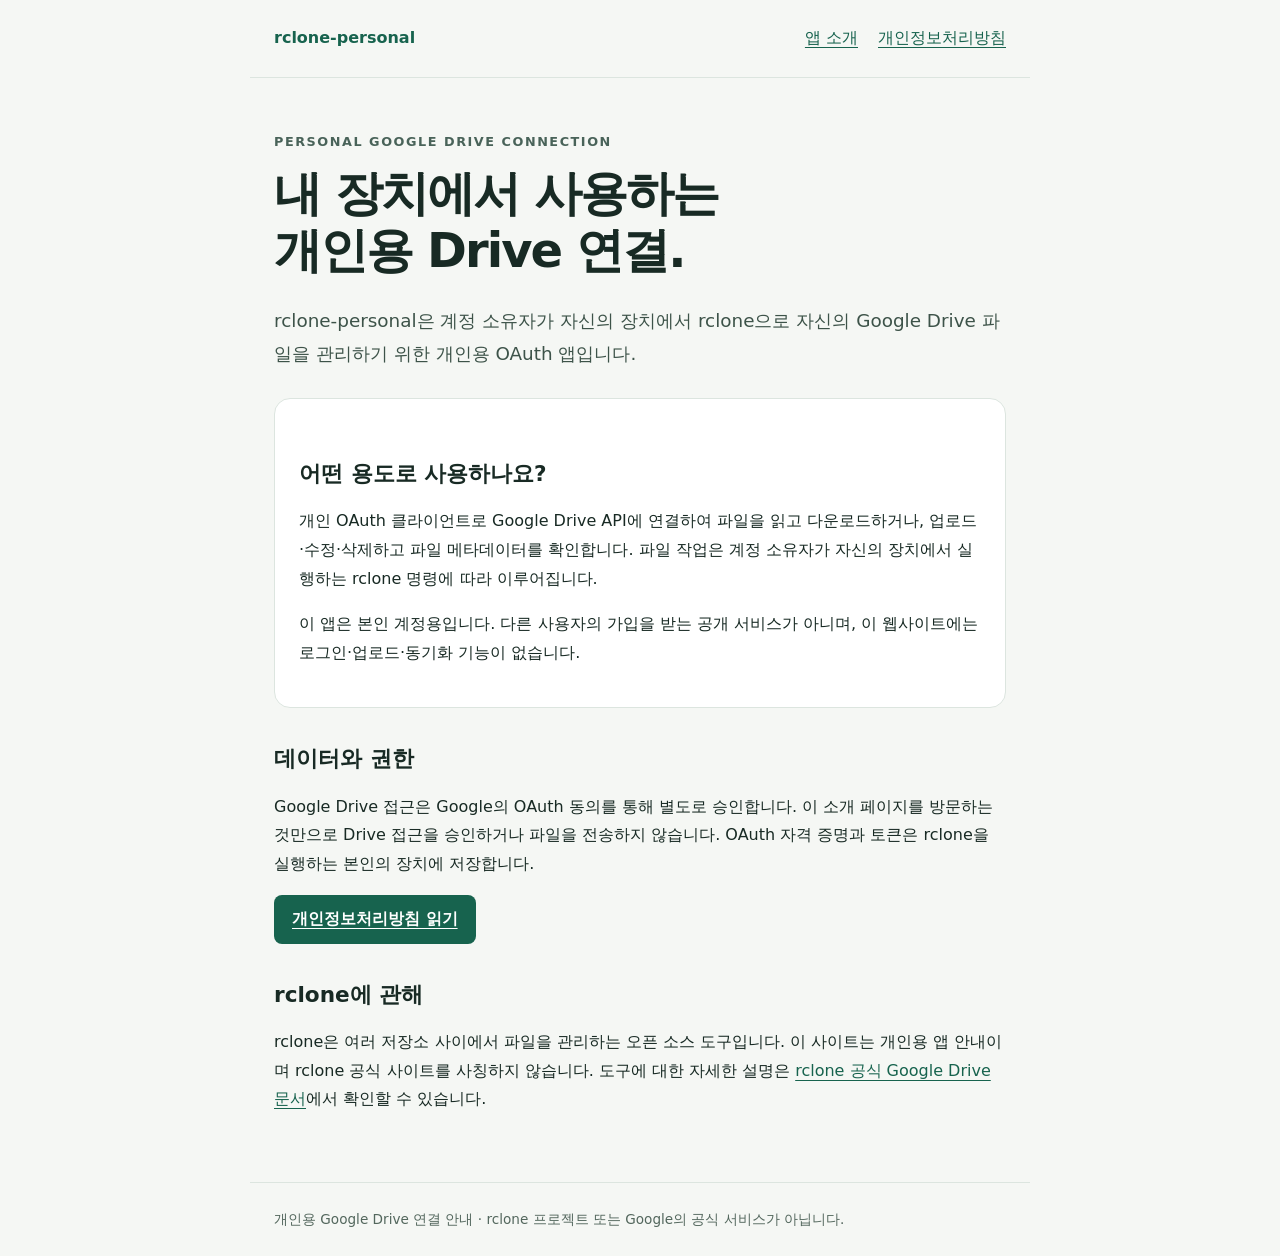
<file: index.html>
<!doctype html>
<html lang="ko"><head><meta charset="utf-8"><meta name="viewport" content="width=device-width,initial-scale=1"><title>앱 소개 · rclone-personal</title><meta name="description" content="본인의 장치에서 rclone으로 본인의 Google Drive를 관리하는 개인용 OAuth 앱 안내."><link rel="stylesheet" href="style.css"></head><body><header><a class="brand" href="./">rclone-personal</a><nav aria-label="주요 메뉴"><a href="./">앱 소개</a><a href="privacy.html">개인정보처리방침</a></nav></header><main id="main"><div class="eyebrow">PERSONAL GOOGLE DRIVE CONNECTION</div><h1>내 장치에서 사용하는<br>개인용 Drive 연결.</h1><p class="lead">rclone-personal은 계정 소유자가 자신의 장치에서 rclone으로 자신의 Google Drive 파일을 관리하기 위한 개인용 OAuth 앱입니다.</p><section class="card"><h2>어떤 용도로 사용하나요?</h2><p>개인 OAuth 클라이언트로 Google Drive API에 연결하여 파일을 읽고 다운로드하거나, 업로드·수정·삭제하고 파일 메타데이터를 확인합니다. 파일 작업은 계정 소유자가 자신의 장치에서 실행하는 rclone 명령에 따라 이루어집니다.</p><p>이 앱은 본인 계정용입니다. 다른 사용자의 가입을 받는 공개 서비스가 아니며, 이 웹사이트에는 로그인·업로드·동기화 기능이 없습니다.</p></section><h2>데이터와 권한</h2><p>Google Drive 접근은 Google의 OAuth 동의를 통해 별도로 승인합니다. 이 소개 페이지를 방문하는 것만으로 Drive 접근을 승인하거나 파일을 전송하지 않습니다. OAuth 자격 증명과 토큰은 rclone을 실행하는 본인의 장치에 저장합니다.</p><p><a class="button" href="privacy.html">개인정보처리방침 읽기</a></p><h2>rclone에 관해</h2><p>rclone은 여러 저장소 사이에서 파일을 관리하는 오픈 소스 도구입니다. 이 사이트는 개인용 앱 안내이며 rclone 공식 사이트를 사칭하지 않습니다. 도구에 대한 자세한 설명은 <a href="https://rclone.org/drive/">rclone 공식 Google Drive 문서</a>에서 확인할 수 있습니다.</p></main><footer>개인용 Google Drive 연결 안내 · rclone 프로젝트 또는 Google의 공식 서비스가 아닙니다.</footer></body></html>
</file>
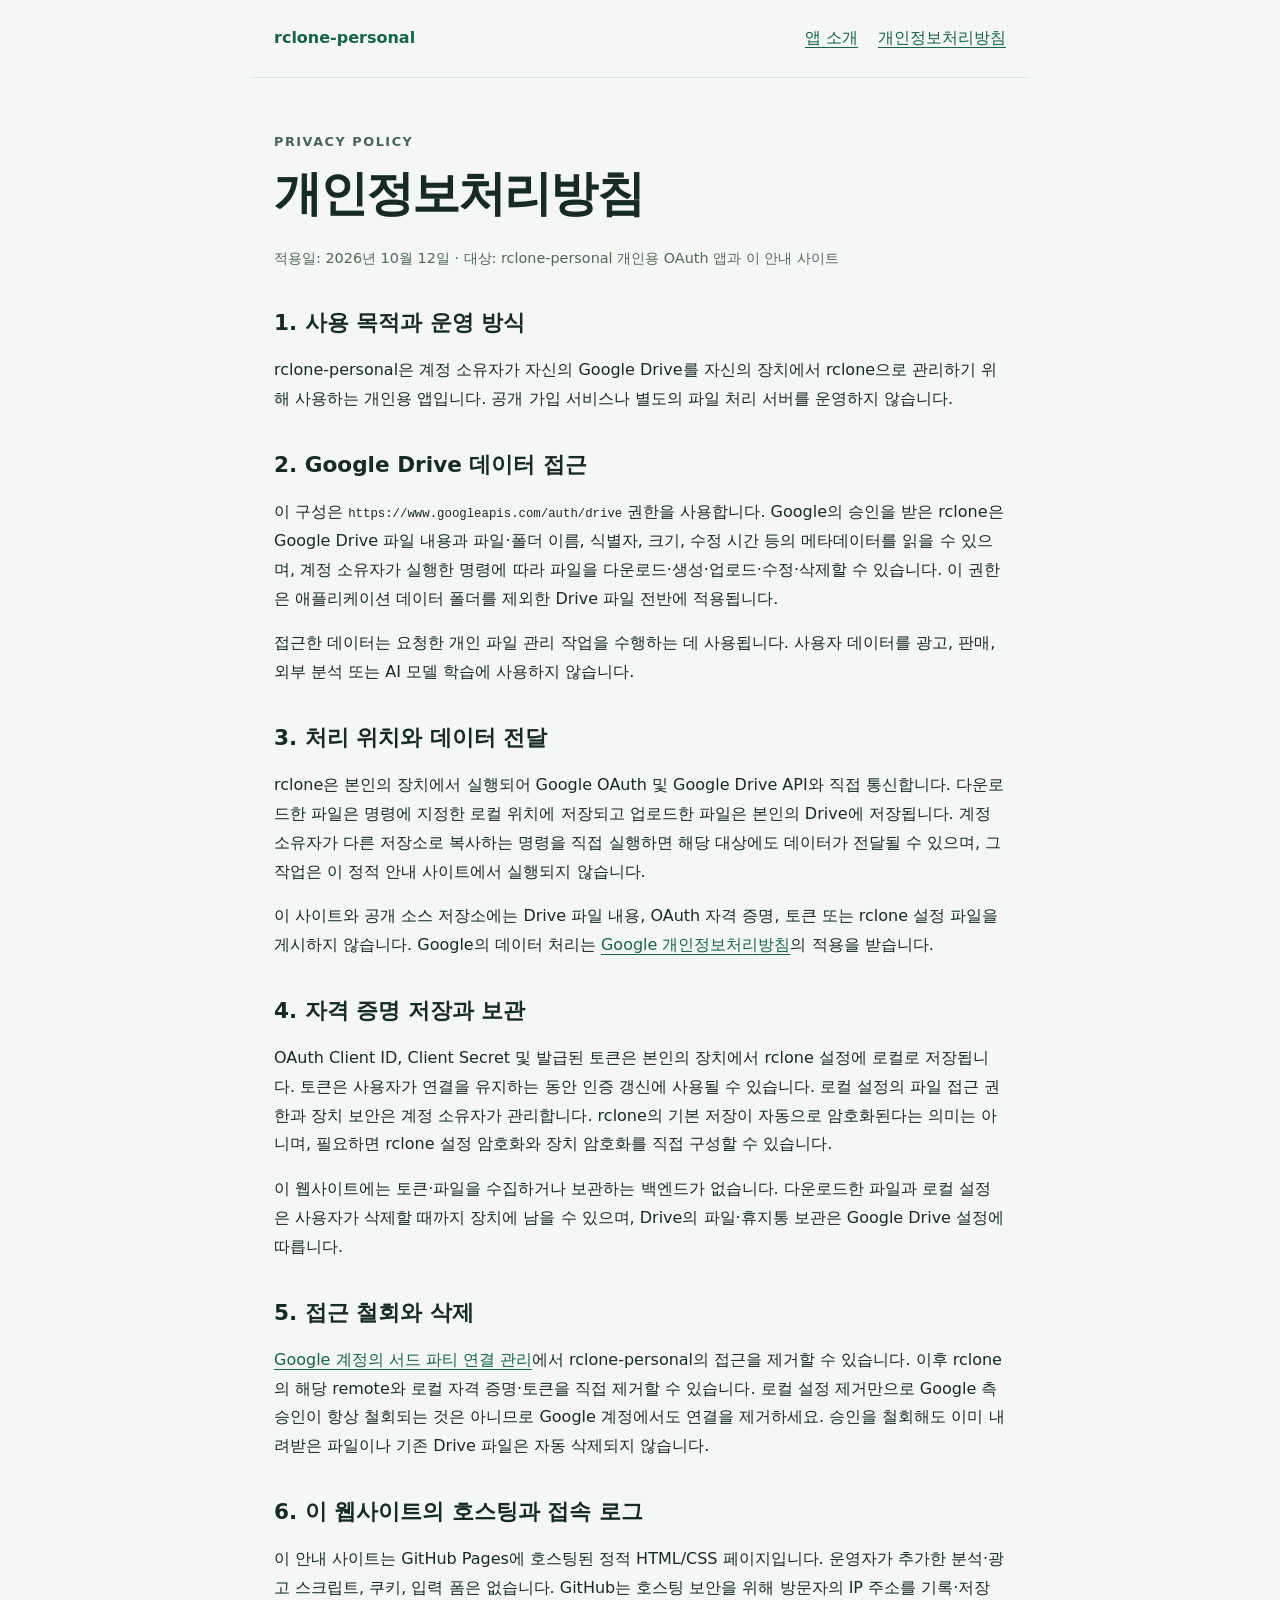
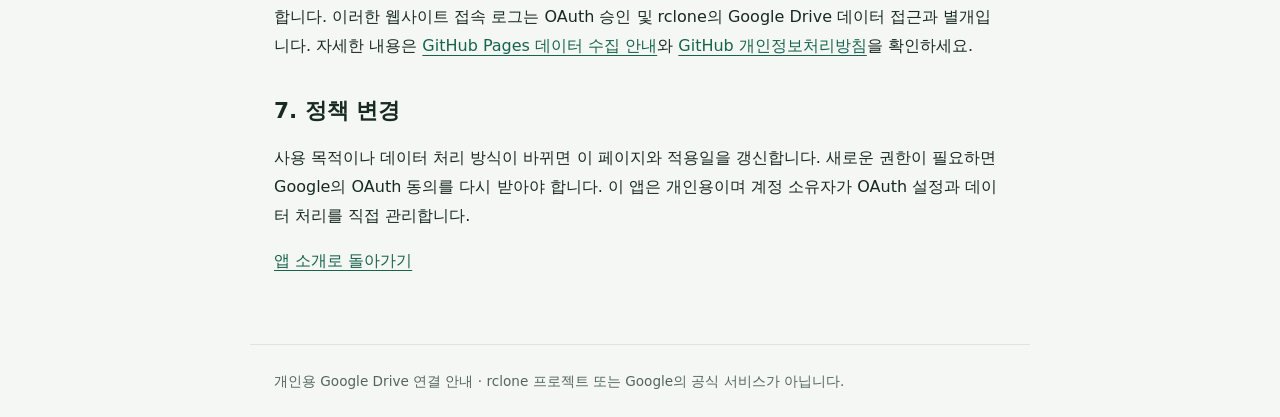
<file: privacy.html>
<!doctype html>
<html lang="ko"><head><meta charset="utf-8"><meta name="viewport" content="width=device-width,initial-scale=1"><title>개인정보처리방침 · rclone-personal</title><meta name="description" content="rclone-personal의 Google Drive 권한, 로컬 자격 증명 저장, 접근 철회 및 웹사이트 호스팅 안내."><link rel="stylesheet" href="style.css"></head><body><header><a class="brand" href="./">rclone-personal</a><nav aria-label="주요 메뉴"><a href="./">앱 소개</a><a href="privacy.html">개인정보처리방침</a></nav></header><main id="main"><div class="eyebrow">PRIVACY POLICY</div><h1>개인정보처리방침</h1><p class="meta">적용일: 2026년 10월 12일 · 대상: rclone-personal 개인용 OAuth 앱과 이 안내 사이트</p><h2>1. 사용 목적과 운영 방식</h2><p>rclone-personal은 계정 소유자가 자신의 Google Drive를 자신의 장치에서 rclone으로 관리하기 위해 사용하는 개인용 앱입니다. 공개 가입 서비스나 별도의 파일 처리 서버를 운영하지 않습니다.</p><h2>2. Google Drive 데이터 접근</h2><p>이 구성은 <code>https://www.googleapis.com/auth/drive</code> 권한을 사용합니다. Google의 승인을 받은 rclone은 Google Drive 파일 내용과 파일·폴더 이름, 식별자, 크기, 수정 시간 등의 메타데이터를 읽을 수 있으며, 계정 소유자가 실행한 명령에 따라 파일을 다운로드·생성·업로드·수정·삭제할 수 있습니다. 이 권한은 애플리케이션 데이터 폴더를 제외한 Drive 파일 전반에 적용됩니다.</p><p>접근한 데이터는 요청한 개인 파일 관리 작업을 수행하는 데 사용됩니다. 사용자 데이터를 광고, 판매, 외부 분석 또는 AI 모델 학습에 사용하지 않습니다.</p><h2>3. 처리 위치와 데이터 전달</h2><p>rclone은 본인의 장치에서 실행되어 Google OAuth 및 Google Drive API와 직접 통신합니다. 다운로드한 파일은 명령에 지정한 로컬 위치에 저장되고 업로드한 파일은 본인의 Drive에 저장됩니다. 계정 소유자가 다른 저장소로 복사하는 명령을 직접 실행하면 해당 대상에도 데이터가 전달될 수 있으며, 그 작업은 이 정적 안내 사이트에서 실행되지 않습니다.</p><p>이 사이트와 공개 소스 저장소에는 Drive 파일 내용, OAuth 자격 증명, 토큰 또는 rclone 설정 파일을 게시하지 않습니다. Google의 데이터 처리는 <a href="https://policies.google.com/privacy">Google 개인정보처리방침</a>의 적용을 받습니다.</p><h2>4. 자격 증명 저장과 보관</h2><p>OAuth Client ID, Client Secret 및 발급된 토큰은 본인의 장치에서 rclone 설정에 로컬로 저장됩니다. 토큰은 사용자가 연결을 유지하는 동안 인증 갱신에 사용될 수 있습니다. 로컬 설정의 파일 접근 권한과 장치 보안은 계정 소유자가 관리합니다. rclone의 기본 저장이 자동으로 암호화된다는 의미는 아니며, 필요하면 rclone 설정 암호화와 장치 암호화를 직접 구성할 수 있습니다.</p><p>이 웹사이트에는 토큰·파일을 수집하거나 보관하는 백엔드가 없습니다. 다운로드한 파일과 로컬 설정은 사용자가 삭제할 때까지 장치에 남을 수 있으며, Drive의 파일·휴지통 보관은 Google Drive 설정에 따릅니다.</p><h2>5. 접근 철회와 삭제</h2><p><a href="https://myaccount.google.com/connections">Google 계정의 서드 파티 연결 관리</a>에서 rclone-personal의 접근을 제거할 수 있습니다. 이후 rclone의 해당 remote와 로컬 자격 증명·토큰을 직접 제거할 수 있습니다. 로컬 설정 제거만으로 Google 측 승인이 항상 철회되는 것은 아니므로 Google 계정에서도 연결을 제거하세요. 승인을 철회해도 이미 내려받은 파일이나 기존 Drive 파일은 자동 삭제되지 않습니다.</p><h2>6. 이 웹사이트의 호스팅과 접속 로그</h2><p>이 안내 사이트는 GitHub Pages에 호스팅된 정적 HTML/CSS 페이지입니다. 운영자가 추가한 분석·광고 스크립트, 쿠키, 입력 폼은 없습니다. GitHub는 호스팅 보안을 위해 방문자의 IP 주소를 기록·저장합니다. 이러한 웹사이트 접속 로그는 OAuth 승인 및 rclone의 Google Drive 데이터 접근과 별개입니다. 자세한 내용은 <a href="https://docs.github.com/en/pages/getting-started-with-github-pages/what-is-github-pages#data-collection">GitHub Pages 데이터 수집 안내</a>와 <a href="https://docs.github.com/en/site-policy/privacy-policies/github-general-privacy-statement">GitHub 개인정보처리방침</a>을 확인하세요.</p><h2>7. 정책 변경</h2><p>사용 목적이나 데이터 처리 방식이 바뀌면 이 페이지와 적용일을 갱신합니다. 새로운 권한이 필요하면 Google의 OAuth 동의를 다시 받아야 합니다. 이 앱은 개인용이며 계정 소유자가 OAuth 설정과 데이터 처리를 직접 관리합니다.</p><p><a href="./">앱 소개로 돌아가기</a></p></main><footer>개인용 Google Drive 연결 안내 · rclone 프로젝트 또는 Google의 공식 서비스가 아닙니다.</footer></body></html>
</file>
<file: style.css>
*{box-sizing:border-box}html{color-scheme:light}body{margin:0;background:#f5f7f4;color:#182a24;font-family:system-ui,-apple-system,"Noto Sans KR",sans-serif;line-height:1.8}a{color:#17634e;text-underline-offset:.22em}a:focus-visible{outline:3px solid #17634e;outline-offset:5px}header,main,footer{max-width:780px;margin:auto;padding:24px}header{display:flex;justify-content:space-between;align-items:center;gap:20px;border-bottom:1px solid #dce5df}nav{display:flex;gap:20px;flex-wrap:wrap}.brand{font-weight:700;text-decoration:none}main{padding-top:52px;padding-bottom:52px}h1{font-size:clamp(2rem,6vw,3rem);line-height:1.2;letter-spacing:-.04em;margin:12px 0 24px}h2{font-size:1.35rem;line-height:1.4;margin-top:36px}p,li{overflow-wrap:anywhere}.eyebrow{font-size:.8rem;letter-spacing:.12em;font-weight:700;color:#496359}.lead{font-size:1.15rem;color:#3d5349}.card{background:white;border:1px solid #dce5df;border-radius:16px;padding:24px;margin-top:28px}.button{display:inline-block;border-radius:8px;background:#17634e;color:white;padding:10px 18px;font-weight:600}footer{font-size:.85rem;color:#53675d;border-top:1px solid #dce5df}.meta{font-size:.9rem;color:#53675d}code{font-size:.95em}li{margin:8px 0}@media(max-width:480px){header{align-items:flex-start;flex-direction:column;padding:18px 22px}main{padding:32px 22px}nav{gap:16px}.card{padding:20px}footer{padding:22px}}
</file>
